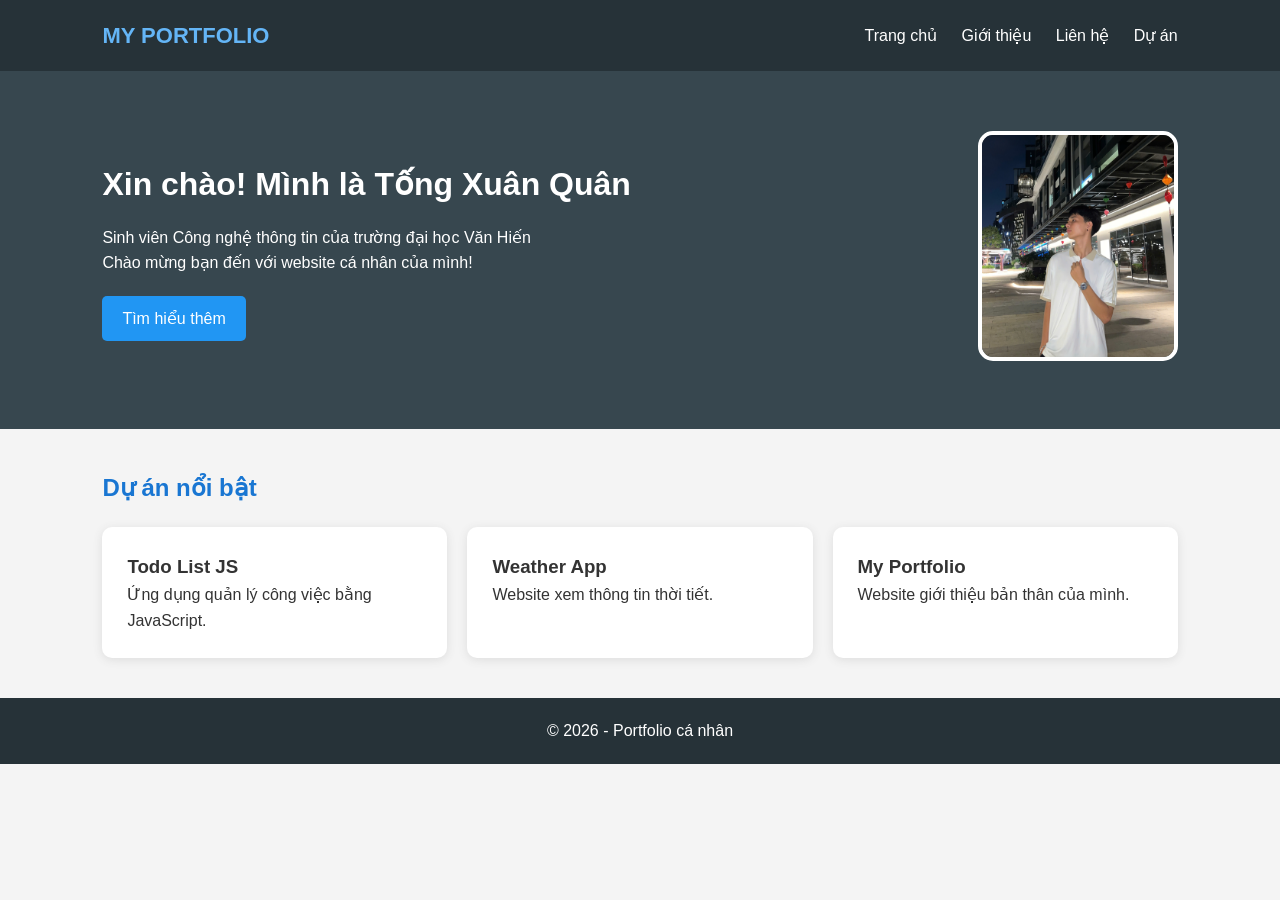
<file: index.html>
<!DOCTYPE html>
<html lang="vi">
<head>
    <meta charset="UTF-8">
    <meta name="viewport" content="width=device-width, initial-scale=1.0">
    <title>Portfolio cá nhân</title>
    <link rel="stylesheet" href="style.css">
</head>
<body>

    <nav>
        <a class="logo" href="index.html">MY PORTFOLIO</a>
        <div class="menu">
            <a href="index.html">Trang chủ</a>
            <a href="about.html">Giới thiệu</a>
            <a href="contact.html">Liên hệ</a>
            <a href="project.html">Dự án</a>
        </div>
    </nav>

    <header class="hero">
        <div class="intro">
            <h1>Xin chào! Mình là Tống Xuân Quân</h1>
            <p>Sinh viên Công nghệ thông tin của trường đại học Văn Hiến</p>
            <p>Chào mừng bạn đến với website cá nhân của mình!</p>
            <a class="btn" href="about.html">Tìm hiểu thêm</a>
        </div>

        <div class="avatar">
            <img src="avata.jpg" alt="Ảnh chân dung cá nhân">
        </div>
    </header>

    <section>
        <h2>Dự án nổi bật</h2>

        <div class="projects">
            <div class="project">
                <h3>Todo List JS</h3>
                <p>Ứng dụng quản lý công việc bằng JavaScript.</p>
            </div>

            <div class="project">
                <h3>Weather App</h3>
                <p>Website xem thông tin thời tiết.</p>
            </div>

            <div class="project">
                <h3>My Portfolio</h3>
                <p>Website giới thiệu bản thân của mình.</p>
            </div>
        </div>
    </section>

    <footer>
        <p>© 2026 - Portfolio cá nhân</p>
    </footer>

    <script src="script.js"></script>
</body>
</html>
</file>
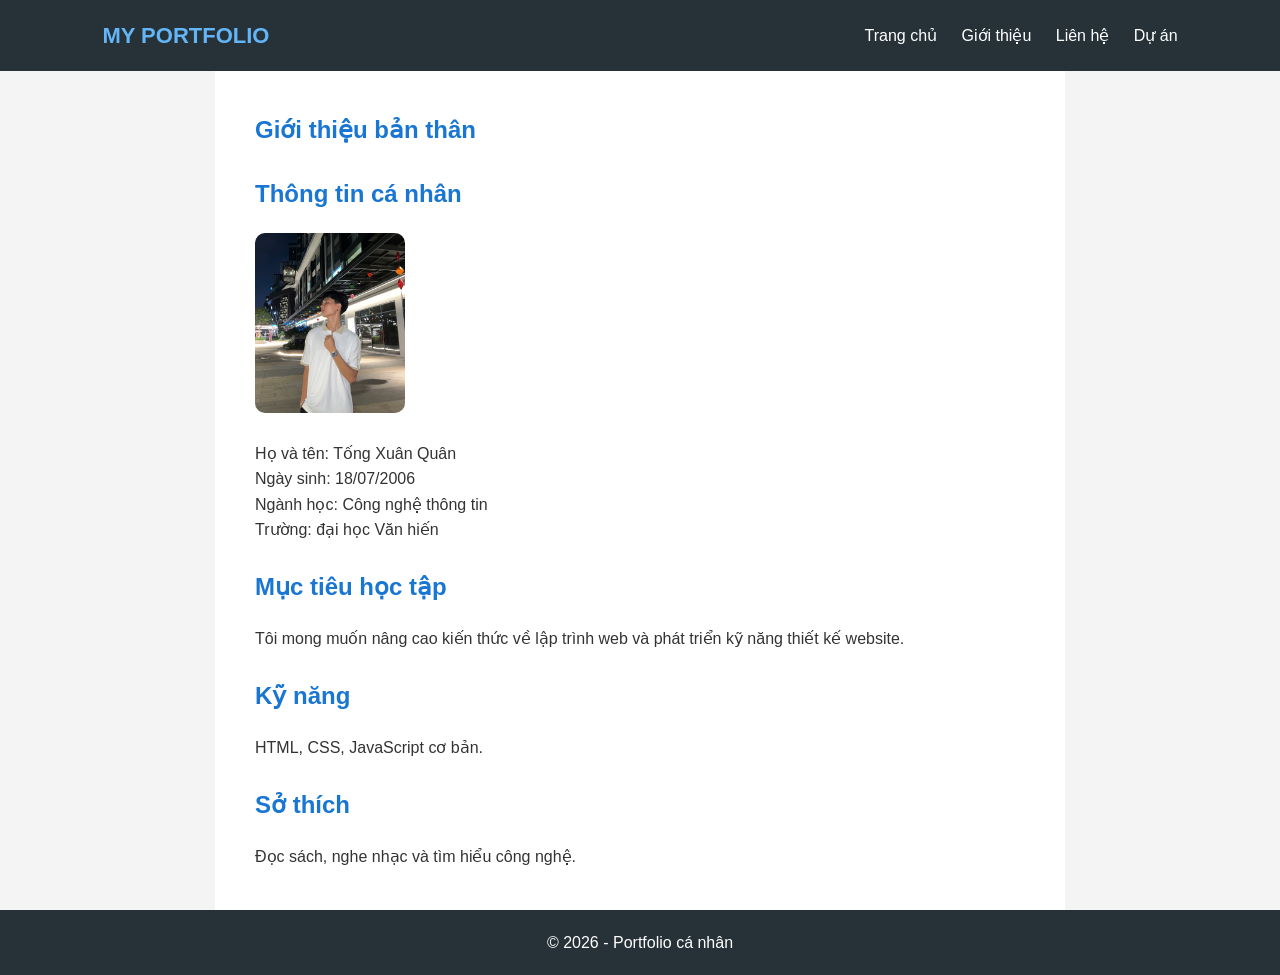
<file: about.html>
<!DOCTYPE html>
<html lang="vi">
<head>
    <meta charset="UTF-8">
    <meta name="viewport" content="width=device-width, initial-scale=1.0">
    <title>Giới thiệu bản thân</title>
    <link rel="stylesheet" href="style.css">
</head>
<body>

    <nav>
        <a class="logo" href="index.html">MY PORTFOLIO</a>
        <div class="menu">
            <a href="index.html">Trang chủ</a>
            <a href="about.html">Giới thiệu</a>
            <a href="contact.html">Liên hệ</a>
            <a href="project.html">Dự án</a>
        </div>
    </nav>

    <section class="content">
        <h1>Giới thiệu bản thân</h1>
        <h2>Thông tin cá nhân</h2>
        <dis>
        <dis>
            <img class="about-img"
             src="avata.jpg"
             alt="Ảnh chân dung">
        </dis>
        </dis>
        <p>Họ và tên: Tống Xuân Quân</p>
        <p>Ngày sinh: 18/07/2006</p>
        <p>Ngành học: Công nghệ thông tin</p>
        <p>Trường: đại học Văn hiến</p>

        <h2>Mục tiêu học tập</h2>
        <p>
            Tôi mong muốn nâng cao kiến thức về lập trình
            web và phát triển kỹ năng thiết kế website.
        </p>

        <h2>Kỹ năng</h2>
        <p>HTML, CSS, JavaScript cơ bản.</p>

        <h2>Sở thích</h2>
        <p>Đọc sách, nghe nhạc và tìm hiểu công nghệ.</p>
    </section>

    <footer>
        <p>© 2026 - Portfolio cá nhân</p>
    </footer>

    <script src="script.js"></script>
</body>
</html>
</file>
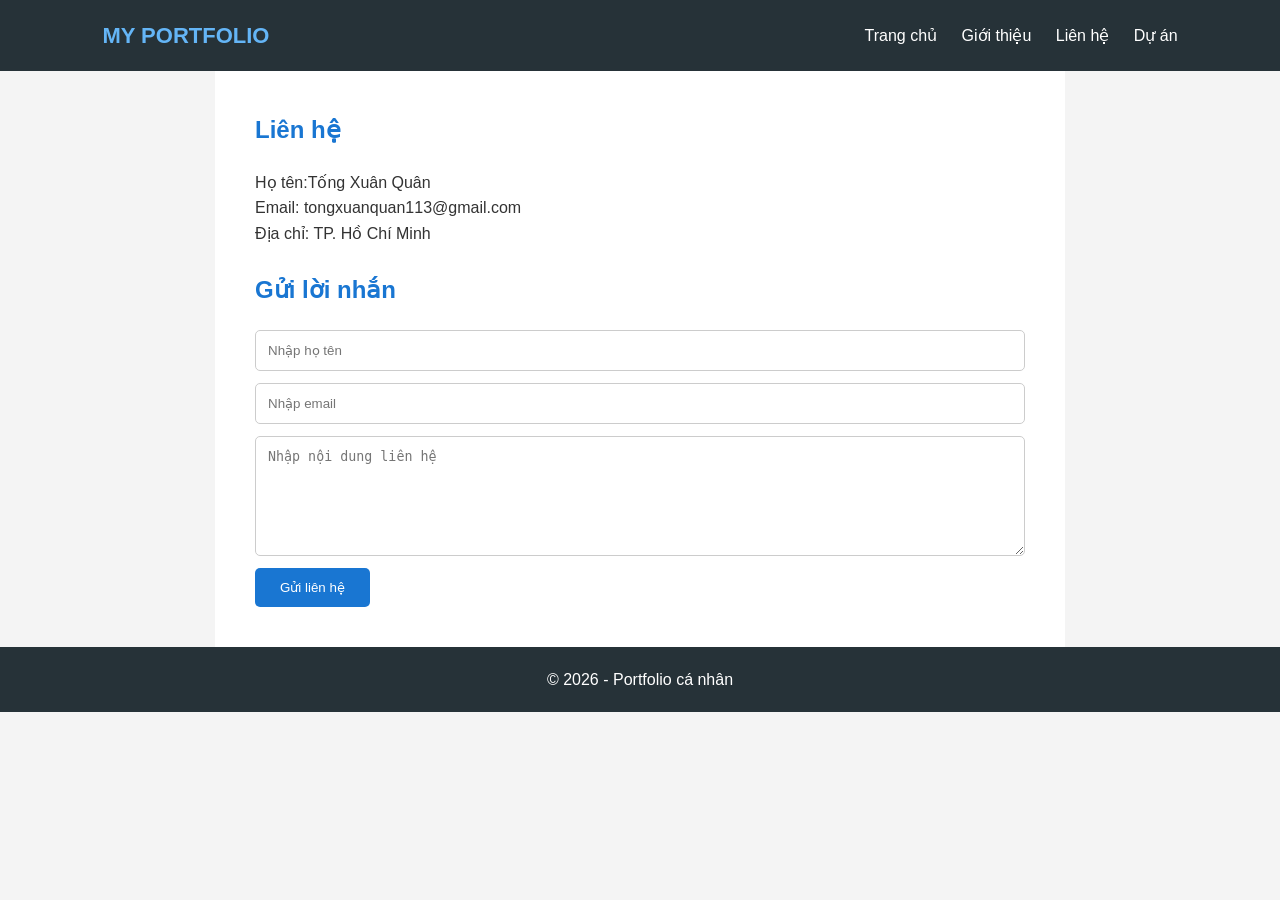
<file: contact.html>
<!DOCTYPE html>
<html lang="vi">
<head>
    <meta charset="UTF-8">
    <meta name="viewport" content="width=device-width, initial-scale=1.0">
    <title>Liên hệ</title>
    <link rel="stylesheet" href="style.css">
</head>
<body>

    <nav>
        <a class="logo" href="index.html">MY PORTFOLIO</a>
        <div class="menu">
            <a href="index.html">Trang chủ</a>
            <a href="about.html">Giới thiệu</a>
            <a href="contact.html">Liên hệ</a>
            <a href="project.html">Dự án</a>
        </div>
    </nav>

    <section class="content">
        <h1>Liên hệ </h1>

        <p>Họ tên:Tống Xuân Quân</p>
        <p>Email: tongxuanquan113@gmail.com</p>
        <p>Địa chỉ: TP. Hồ Chí Minh</p>

        <h2>Gửi lời nhắn</h2>

        <form id="contactForm">
            <input type="text" id="name"
                   placeholder="Nhập họ tên" required>

            <input type="email" id="email"
                   placeholder="Nhập email" required>

            <textarea id="message"
                      placeholder="Nhập nội dung liên hệ"
                      required></textarea>

            <button type="submit">Gửi liên hệ</button>
        </form>
    </section>

    <footer>
        <p>© 2026 - Portfolio cá nhân</p>
    </footer>

    <script src="script.js"></script>
</body>
</html>
</file>
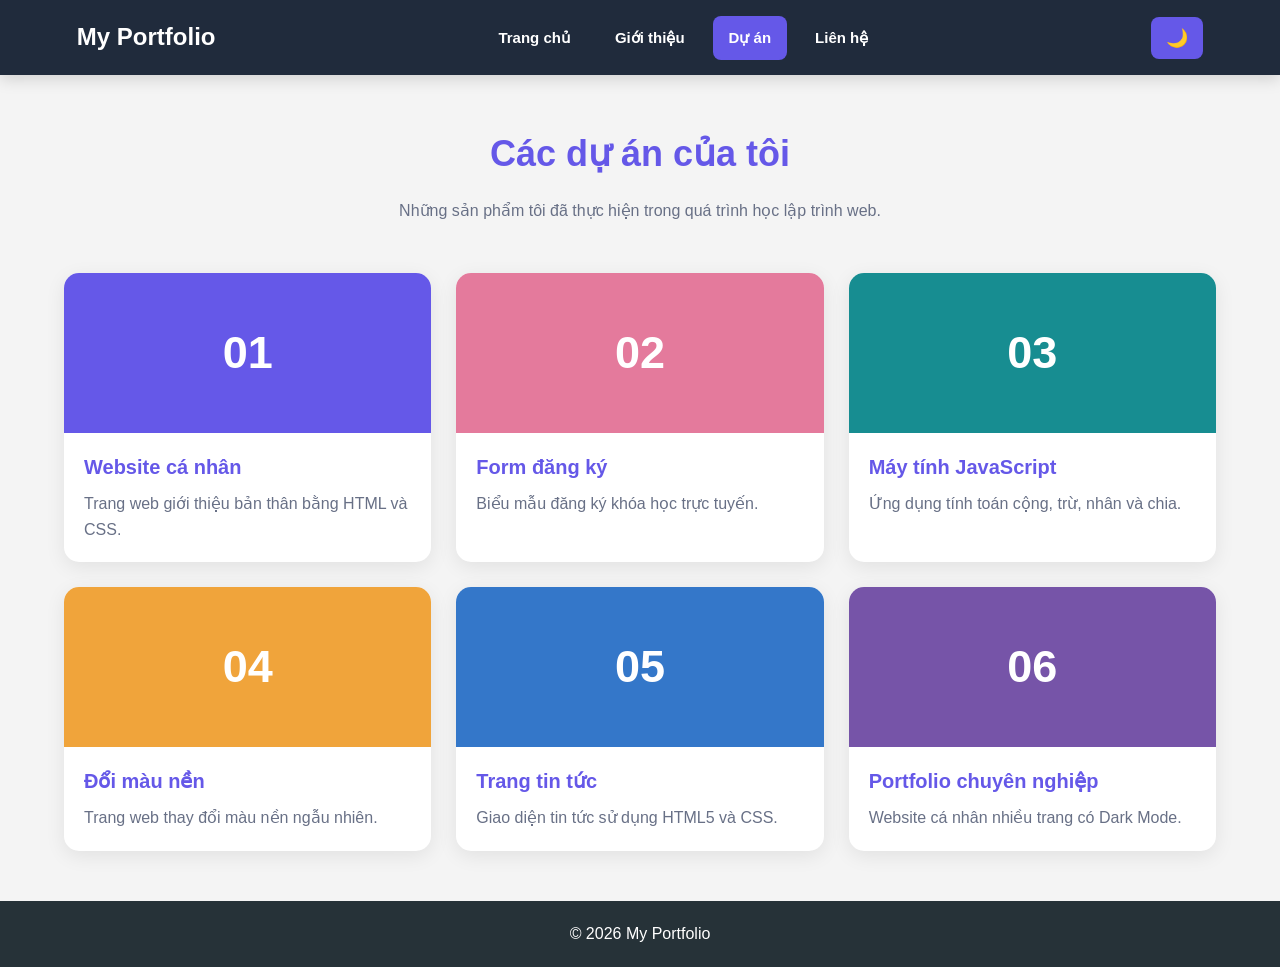
<file: project.html>
<!DOCTYPE html>
<html lang="vi">
<head>
    <meta charset="UTF-8">
    <meta name="viewport" content="width=device-width, initial-scale=1.0">
    <title>Dự án của tôi</title>
    <link rel="stylesheet" href="style.css">
    <script src="script.js" defer></script>
</head>
<body>

    <header>
        <nav class="navbar">
            <h2>My Portfolio</h2>
           <div class="nav-links">
    <a href="index.html">Trang chủ</a>
    <a href="about.html">Giới thiệu</a>
    <a href="projects.html" class="active">Dự án</a>
    <a href="contact.html">Liên hệ</a>
</div>
            <button class="theme-toggle" type="button"></button>
        </nav>
    </header>

    <main class="container">
        <section class="page-intro reveal">
            <h1>Các dự án của tôi</h1>
            <p>Những sản phẩm tôi đã thực hiện trong quá trình học lập trình web.</p>
        </section>

        <section class="project-grid">

            <article class="project-card reveal">
                <div class="project-art art-one">01</div>
                <h2>Website cá nhân</h2>
                <p>Trang web giới thiệu bản thân bằng HTML và CSS.</p>
            </article>

            <article class="project-card reveal">
                <div class="project-art art-two">02</div>
                <h2>Form đăng ký</h2>
                <p>Biểu mẫu đăng ký khóa học trực tuyến.</p>
            </article>

            <article class="project-card reveal">
                <div class="project-art art-three">03</div>
                <h2>Máy tính JavaScript</h2>
                <p>Ứng dụng tính toán cộng, trừ, nhân và chia.</p>
            </article>

            <article class="project-card reveal">
                <div class="project-art art-four">04</div>
                <h2>Đổi màu nền</h2>
                <p>Trang web thay đổi màu nền ngẫu nhiên.</p>
            </article>

            <article class="project-card reveal">
                <div class="project-art art-five">05</div>
                <h2>Trang tin tức</h2>
                <p>Giao diện tin tức sử dụng HTML5 và CSS.</p>
            </article>

            <article class="project-card reveal">
                <div class="project-art art-six">06</div>
                <h2>Portfolio chuyên nghiệp</h2>
                <p>Website cá nhân nhiều trang có Dark Mode.</p>
            </article>

        </section>
    </main>

    <footer class="site-footer">
        <p>© 2026 My Portfolio</p>
    </footer>

</body>
</html>
</file>
<file: style.css>
* {
    margin: 0;
    padding: 0;
    box-sizing: border-box;
}

body {
    font-family: 'Segoe UI', Arial, sans-serif;
    line-height: 1.6;
    background: #f4f4f4;
    color: #333;
}

/* Thanh menu */
nav {
    background: #263238;
    padding: 18px 8%;
    display: flex;
    justify-content: space-between;
    align-items: center;
}

.logo {
    color: #64b5f6;
    font-size: 22px;
    font-weight: bold;
    text-decoration: none;
}

.menu a {
    color: white;
    margin-left: 20px;
    text-decoration: none;
}

.menu a:hover {
    color: #64b5f6;
}

/* Trang chủ */
.hero {
    background: #37474f;
    color: white;
    padding: 60px 8%;
    display: flex;
    justify-content: space-between;
    align-items: center;
    gap: 30px;
}

.intro {
    flex: 1;
}

.intro h1 {
    font-size: 32px;
    margin-bottom: 15px;
}

.avatar img {
    width: 200px;
    height: 230px;
    object-fit: cover;
    border-radius: 15px;
    border: 4px solid white;
}

.btn {
    display: inline-block;
    margin-top: 20px;
    padding: 10px 20px;
    background: #2196f3;
    color: white;
    text-decoration: none;
    border-radius: 5px;
}

/* Dự án */
section {
    padding: 40px 8%;
}

section h2 {
    margin-bottom: 20px;
    color: #1976d2;
}

.projects {
    display: grid;
    grid-template-columns: repeat(3, 1fr);
    gap: 20px;
}

.project {
    background: white;
    padding: 25px;
    border-radius: 10px;
    box-shadow: 0 2px 10px #ddd;
}

/* Trang giới thiệu và liên hệ */
.content {
    max-width: 850px;
    margin: auto;
    background: white;
    padding: 40px;
    min-height: 500px;
}

.content h1 {
    color: #1976d2;
    margin-bottom: 20px;
}

.content h2 {
    margin-top: 25px;
}

.about-img {
    width: 150px;
    height: 180px;
    object-fit: cover;
    border-radius: 10px;
    margin-bottom: 20px;
}

/* Form liên hệ */
form input,
form textarea {
    display: block;
    width: 100%;
    padding: 12px;
    margin: 12px 0;
    border: 1px solid #ccc;
    border-radius: 5px;
}

form textarea {
    height: 120px;
}

form button {
    padding: 12px 25px;
    background: #1976d2;
    color: white;
    border: none;
    border-radius: 5px;
    cursor: pointer;
}

form button:hover {
    background: #0d47a1;
}

/* Chân trang */
footer {
    background: #263238;
    color: white;
    text-align: center;
    padding: 20px;
}

/* Giao diện điện thoại */
@media (max-width: 650px) {
    nav {
        flex-direction: column;
        gap: 15px;
    }

    .menu a {
        margin: 0 8px;
    }

    .hero {
        flex-direction: column-reverse;
        text-align: center;
    }

    .projects {
        grid-template-columns: 1fr;
    }
}

/* ===== TRANG PROJECTS ===== */

.page-intro {
    text-align: center;
    padding: 50px 20px 30px;
}

.page-intro h1 {
    font-size: 36px;
    color: #6558e8;
    margin-bottom: 15px;
}

.page-intro p {
    color: #687086;
}

/* CSS GRID - DANH SÁCH 6 DỰ ÁN */

.project-grid {
    display: grid;
    grid-template-columns: 1fr;
    gap: 25px;
    padding: 20px 0 50px;
}

.project-card {
    background: white;
    border-radius: 15px;
    overflow: hidden;
    padding-bottom: 20px;
    box-shadow: 0 5px 20px rgba(0,0,0,0.08);
    transition: transform 0.3s;
}

.project-card:hover {
    transform: translateY(-7px);
}

.project-art {
    height: 160px;
    display: flex;
    justify-content: center;
    align-items: center;
    color: white;
    font-size: 45px;
    font-weight: bold;
}

.art-one { background: #6558e8; }
.art-two { background: #e47a9c; }
.art-three { background: #178d91; }
.art-four { background: #f0a43b; }
.art-five { background: #3477c9; }
.art-six { background: #7654a8; }

.project-card h2 {
    font-size: 20px;
    color: #6558e8;
    margin: 18px 20px 8px;
}

.project-card p {
    color: #687086;
    margin: 0 20px;
}

/* TABLET */
@media (min-width: 600px) {
    .project-grid {
        grid-template-columns: repeat(2, 1fr);
    }
}

/* MÁY TÍNH */
@media (min-width: 900px) {
    .project-grid {
        grid-template-columns: repeat(3, 1fr);
    }
}
.navbar {
    background: #202b3c;
    min-height: 75px;
    padding: 15px 6%;
    display: flex;
    justify-content: space-between;
    align-items: center;
    flex-wrap: wrap;
    gap: 15px;
    box-shadow: 0 4px 15px rgba(0, 0, 0, 0.15);
}

.navbar h2 {
    color: white;
    font-size: 24px;
    margin: 0;
}

.nav-links {
    display: flex;
    align-items: center;
    flex-wrap: wrap;
    gap: 12px;
}

.nav-links a {
    color: white;
    text-decoration: none;
    font-size: 15px;
    font-weight: 600;
    padding: 10px 16px;
    border-radius: 8px;
    transition: all 0.3s ease;
}

/* Hiệu ứng khi di chuột */
.nav-links a:hover {
    background: #6558e8;
    color: white;
    transform: translateY(-2px);
}

/* Trang đang được chọn */
.nav-links a.active {
    background: #6558e8;
    color: white;
}

.theme-toggle {
    background: #6558e8;
    color: white;
    border: none;
    padding: 10px 14px;
    border-radius: 8px;
    cursor: pointer;
    font-size: 18px;
}

/* Menu trên điện thoại */
@media (max-width: 600px) {
    .navbar {
        flex-direction: column;
        justify-content: center;
    }

    .nav-links {
        justify-content: center;
        gap: 5px;
    }

    .nav-links a {
        padding: 8px 10px;
        font-size: 14px;
    }
}

/* ===== RESPONSIVE MOBILE FIRST ===== */

/* Điện thoại */
@media (max-width: 599px) {
    .container {
        width: 92%;
        margin: auto;
    }

    .navbar {
        padding: 15px;
        flex-direction: column;
        gap: 12px;
    }

    .nav-links {
        justify-content: center;
        width: 100%;
        gap: 5px;
    }

    .nav-links a {
        font-size: 13px;
        padding: 8px;
    }

    .page-intro h1 {
        font-size: 27px;
    }

    .project-grid {
        grid-template-columns: 1fr;
        gap: 18px;
    }

    .project-card {
        width: 100%;
    }

    .project-art {
        height: 140px;
    }
}

/* Máy tính bảng */
@media (min-width: 600px) and (max-width: 899px) {
    .container {
        width: 90%;
        margin: auto;
    }

    .project-grid {
        grid-template-columns: repeat(2, 1fr);
    }
}

/* Máy tính */
@media (min-width: 900px) {
    .container {
        width: 90%;
        max-width: 1200px;
        margin: auto;
    }

    .project-grid {
        grid-template-columns: repeat(3, 1fr);
    }
}

/* Hình ảnh không tràn khỏi màn hình */
img {
    max-width: 100%;
    height: auto;
}

/* Hiệu ứng xuất hiện khi cuộn */
.reveal {
    opacity: 1;
    transform: translateY(0);
    transition: all 0.7s ease;
}

.reveal.show {
    opacity: 1;
    transform: translateY(0);
}

}


/* ===== DARK MODE ===== */

body.dark-mode {
    background-color: #121826;
    color: #f1f5f9;
}

body.dark-mode header,
body.dark-mode .navbar {
    background-color: #202b3c;
}

body.dark-mode .project-card,
body.dark-mode .skill-card,
body.dark-mode .contact-form {
    background-color: #202b3c;
    color: #f1f5f9;
    border-color: #374151;
}

body.dark-mode h1,
body.dark-mode h2,
body.dark-mode h3 {
    color: #a99cff;
}

body.dark-mode p,
body.dark-mode label {
    color: #d1d5db;
}

body.dark-mode input,
body.dark-mode textarea {
    background-color: #30394b;
    color: white;
    border-color: #596579;
}

.theme-toggle {
    cursor: pointer;
    border: none;
    padding: 10px 15px;
    border-radius: 8px;
}
</file>
